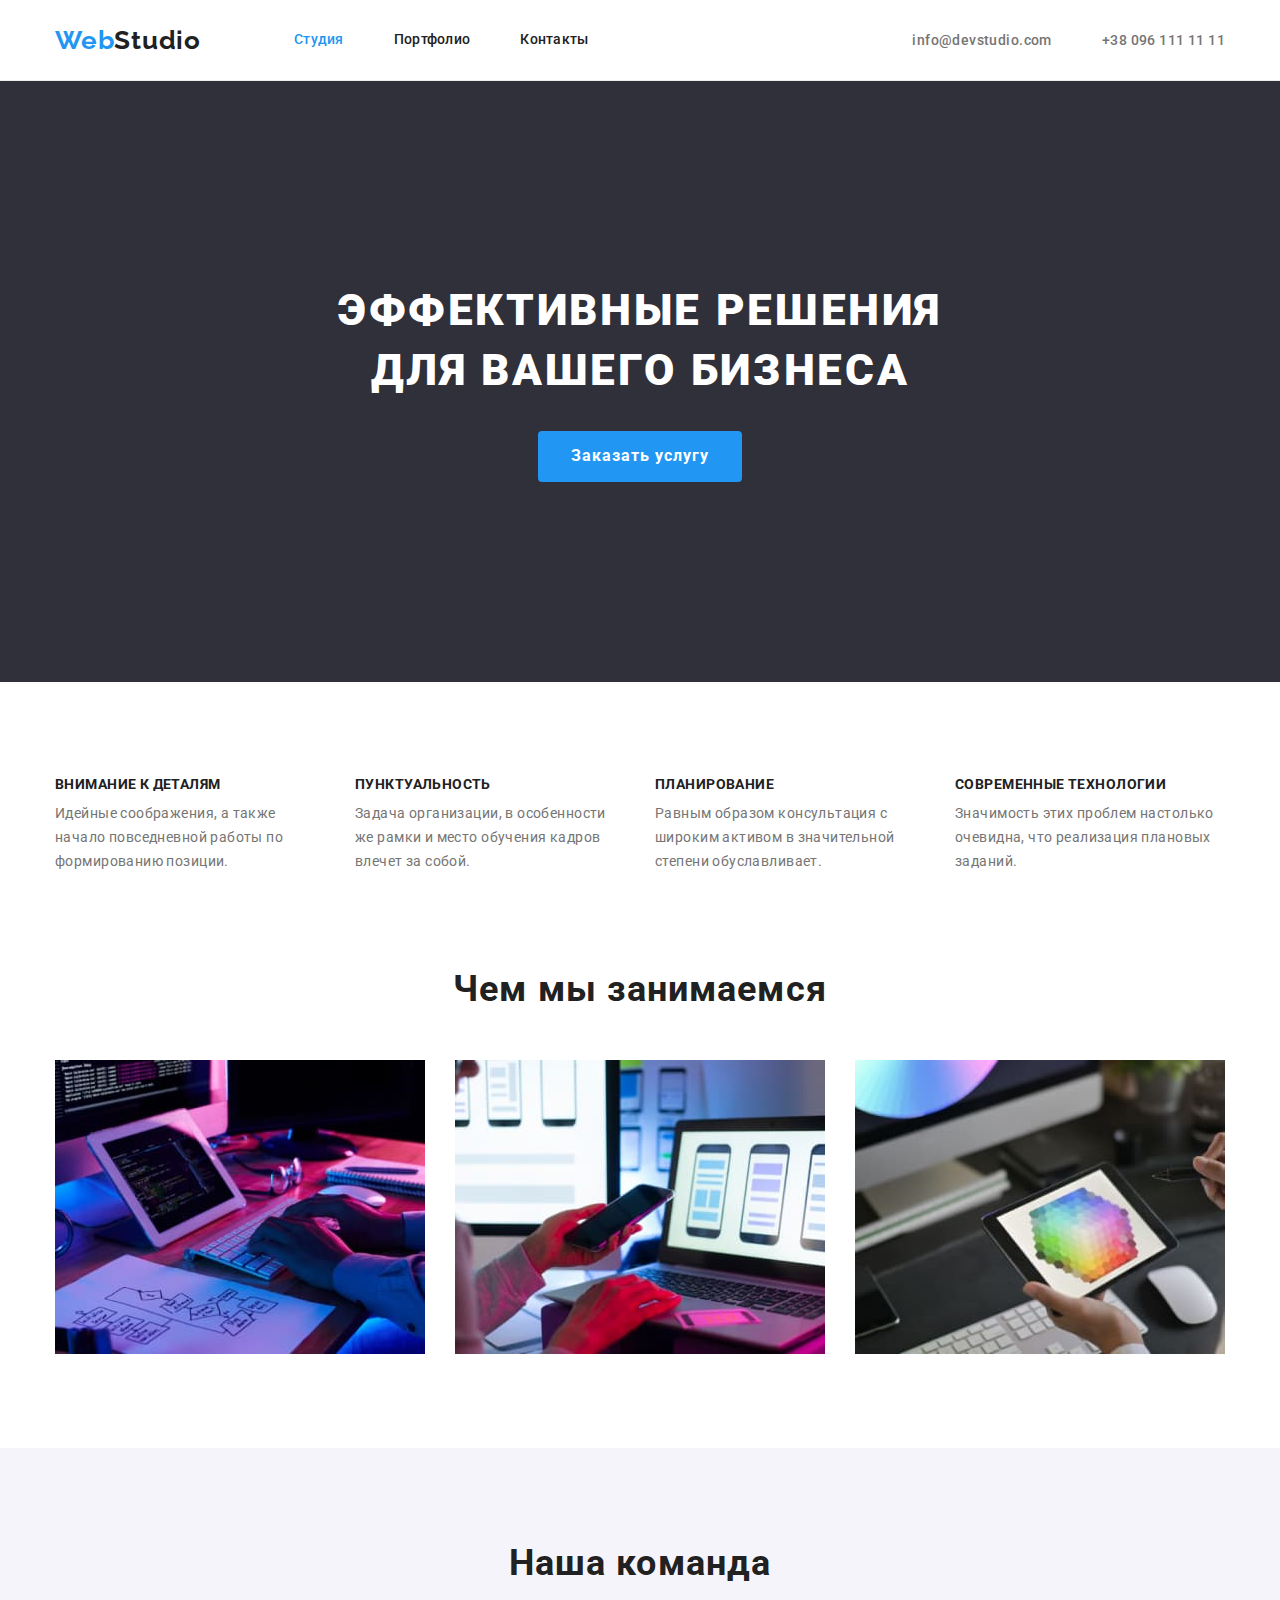
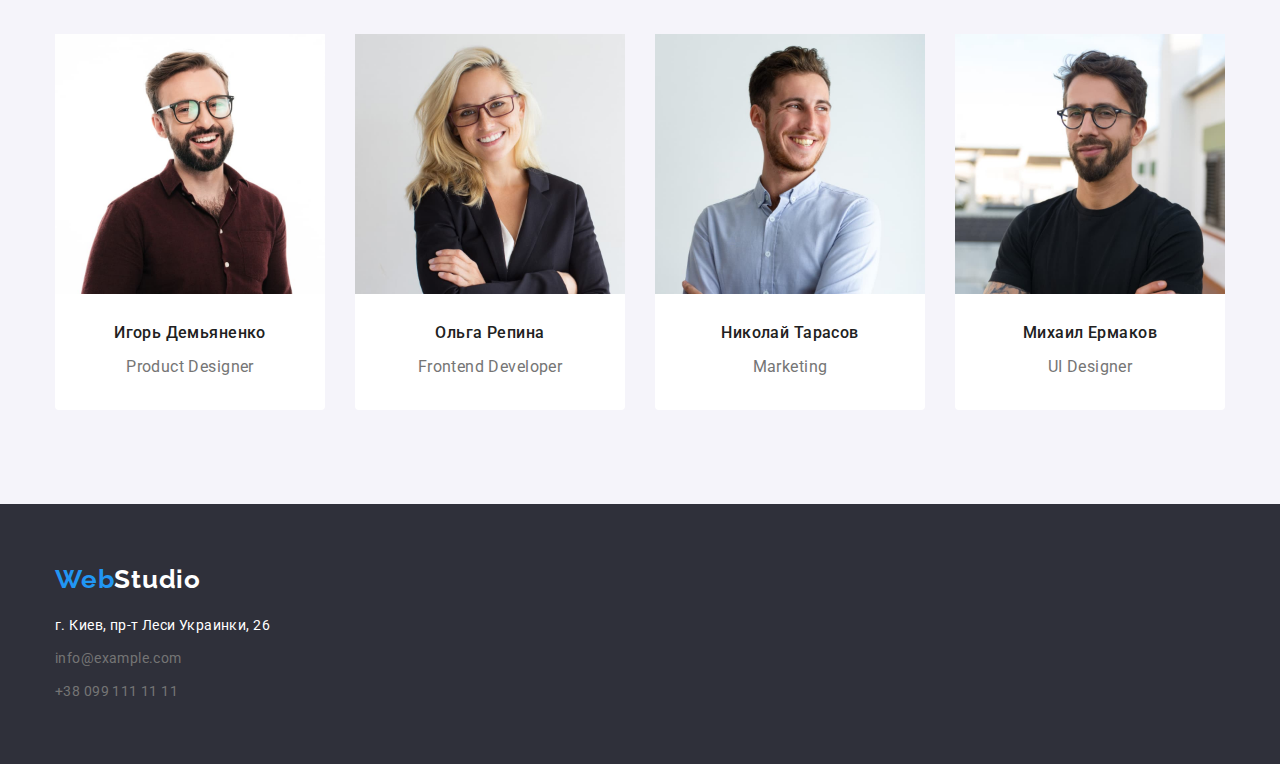
<file: index.html>
<!DOCTYPE html>
<html lang="ru">
  <head>
    <meta charset="UTF-8" />
    <meta http-equiv="X-UA-Compatible" content="IE=edge" />
    <meta name="viewport" content="width=device-width, initial-scale=1.0" />
    <!-- Google fonts -->
    <link rel="preconnect" href="https://fonts.googleapis.com" />
    <link rel="preconnect" href="https://fonts.gstatic.com" crossorigin />
    <link
      href="https://fonts.googleapis.com/css2?family=Raleway:wght@700&family=Roboto:ital,wght@0,500;0,700;0,900;1,400&display=swap"
      rel="stylesheet"
    />
    <link
      rel="stylesheet"
      href="https://cdnjs.cloudflare.com/ajax/libs/modern-normalize/1.1.0/modern-normalize.min.css"
    />
    <link rel="stylesheet" href="./css/styles.css" />
    <title>Main page</title>
  </head>
  <body>
    <!-- HEADER -->

    <header class="header">
      <div class="container container-flex">
        <nav class="navigation">
          <a class="link logo logo-main" href="./index.html"
            ><span class="logo-accent">Web</span>Studio</a
          >
          <ul class="menu ul-reset">
            <li class="list-item menu-item">
              <a href="#" class="link menu-item-link active-link">Студия</a>
            </li>
            <li class="list-item menu-item">
              <a href="./portfolio.html" class="link menu-item-link">Портфолио</a>
            </li>
            <li class="list-item menu-item">
              <a href="#" class="link menu-item-link">Контакты</a>
            </li>
          </ul>
        </nav>
        <ul class="contacts-header ul-reset">
          <li class="list-item contacts-header-item">
            <a href="#" class="link contacts-header-link">info@devstudio.com</a>
          </li>
          <li class="list-item contacts-header-item">
            <a href="#" class="link contacts-header-link">+38 096 111 11 11</a>
          </li>
        </ul>
      </div>
    </header>

    <main>
      <!-- hero -->

      <section class="hero">
        <div class="container">
          <h1 class="hero-title">Эффективные решения для вашего бизнеса</h1>
          <button type="button" class="btn hero-btn">Заказать услугу</button>
        </div>
      </section>

      <!-- our advantages -->

      <section class="section advantages">
        <div class="container">
          <h2 class="section-header visually-hidden">Наши преимущества</h2>
          <!-- hidden title for webcrawler -->
          <ul class="ul-reset">
            <li class="advantages-item list-item">
              <h3 class="advantages-header">Внимание к деталям</h3>
              <p class="advantages-text-content">
                Идейные соображения, а также начало повседневной работы по формированию позиции.
              </p>
            </li>
            <li class="advantages-item list-item">
              <h3 class="advantages-header">Пунктуальность</h3>
              <p class="advantages-text-content">
                Задача организации, в особенности же рамки и место обучения кадров влечет за собой.
              </p>
            </li>
            <li class="advantages-item list-item">
              <h3 class="advantages-header">Планирование</h3>
              <p class="advantages-text-content">
                Равным образом консультация с широким активом в значительной степени обуславливает.
              </p>
            </li>
            <li class="advantages-item list-item">
              <h3 class="advantages-header">Современные технологии</h3>
              <p class="advantages-text-content">
                Значимость этих проблем настолько очевидна, что реализация плановых заданий.
              </p>
            </li>
          </ul>
        </div>
      </section>

      <!-- tasks -->

      <section class="section">
        <div class="container">
          <h2 class="section-header tasks-header">Чем мы занимаемся</h2>
          <ul class="ul-reset tasks-list">
            <li class="list-item tasks-item">
              <img
                src="./images/developer_works.jpg"
                width="370"
                height="294"
                alt="Программист работает за своим компьютером"
              />
            </li>
            <li class="list-item tasks-item">
              <img
                src="./images/designer_develops_design_for_smartphones.jpg"
                width="370"
                height="294"
                alt="Веб-дизайнер разрабатывает дизайн приложения для смартфона"
              />
            </li>
            <li class="list-item tasks-item">
              <img
                src="./images/designer_selects_colors.jpg"
                width="370"
                height="294"
                alt="Веб-дизайнер выбирает рабочие цвета"
              />
            </li>
          </ul>
        </div>
      </section>

      <!-- our team -->

      <section class="section team">
        <div class="container">
          <h2 class="section-header">Наша команда</h2>
          <ul class="ul-reset team-container">
            <li class="list-item team-item">
              <img
                src="./images/our_team_demyanenko.jpg"
                class="team-portrait"
                width="270"
                height="260"
                alt="Игорь Демьяненко, продакт дизайнер"
              />
              <div class="team-member">
                <h3 class="team-member-name">Игорь Демьяненко</h3>
                <p class="team-member-occupation">Product Designer</p>
              </div>
            </li>
            <li class="list-item team-item">
              <img
                src="./images/our_team_repina.jpg"
                class="team-portrait"
                width="270"
                height="260"
                alt="Ольга Репина, фронт-энд разработчик"
              />
              <div class="team-member">
                <h3 class="team-member-name">Ольга Репина</h3>
                <p class="team-member-occupation">Frontend Developer</p>
              </div>
            </li>
            <li class="list-item team-item">
              <img
                src="./images/our_team_tarasov.jpg"
                class="team-portrait"
                width="270"
                height="260"
                alt="Николай Тарасов, маркетинг"
              />
              <div class="team-member">
                <h3 class="team-member-name">Николай Тарасов</h3>
                <p class="team-member-occupation">Marketing</p>
              </div>
            </li>
            <li class="list-item team-item">
              <img
                src="./images/our_team_yermakov.jpg"
                class="team-portrait"
                width="270"
                height="260"
                alt="Михаил Ермаков, UI дизайнер "
              />
              <div class="team-member">
                <h3 class="team-member-name">Михаил Ермаков</h3>
                <p class="team-member-occupation">UI Designer</p>
              </div>
            </li>
          </ul>
        </div>
      </section>
    </main>

    <!-- footer -->

    <footer class="main-footer">
      <div class="container">
        <a href="./index.html" class="link logo logo-reverse"
          ><span class="logo-accent">Web</span>Studio</a
        >
        <address class="contact-address">
          <a
            href="https://goo.gl/maps/qn2ygEqjheVna8wr9"
            class="link contact-address-item street-address"
            >г. Киев, пр-т Леси Украинки, 26
          </a>
          <a href="#" class="link contact-address-item email-footer">info@example.com </a>
          <a href="#" class="link contact-address-item phone-footer">+38 099 111 11 11</a>
        </address>
      </div>
    </footer>
  </body>
</html>
</file>
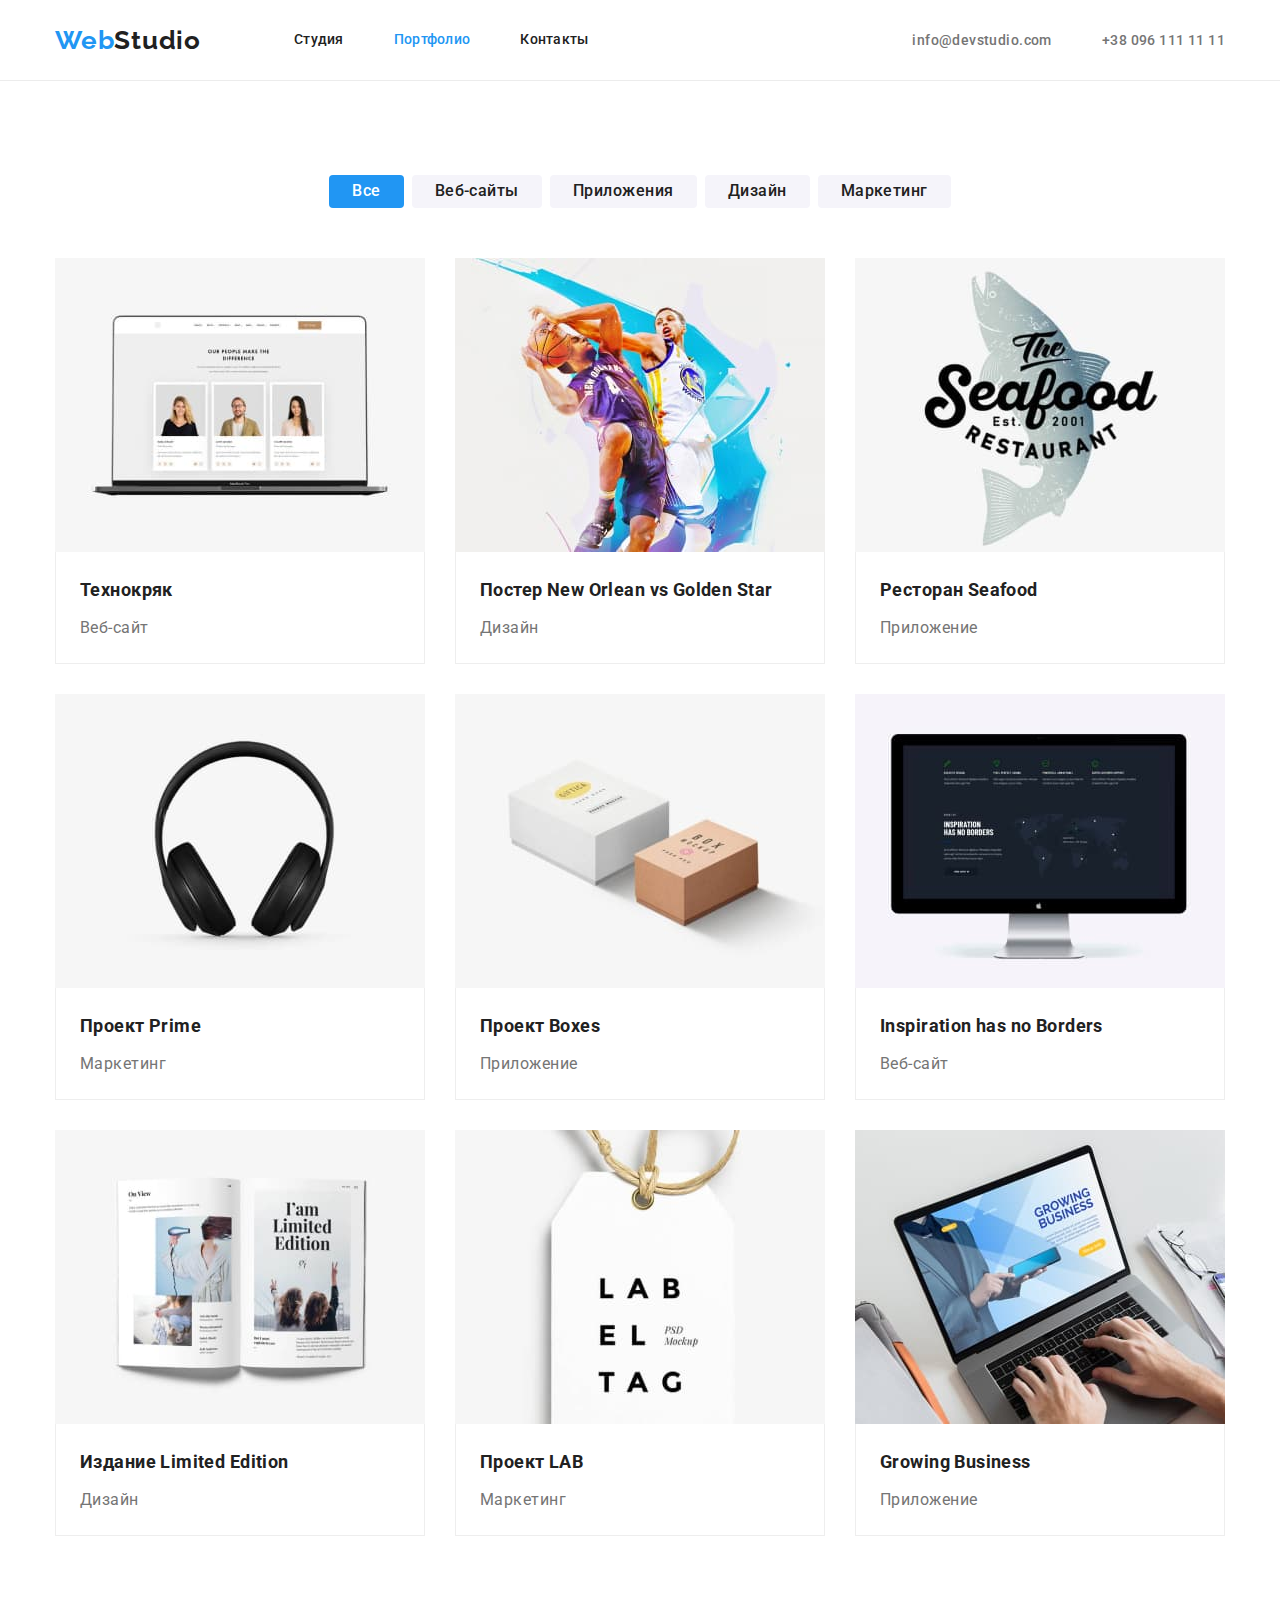
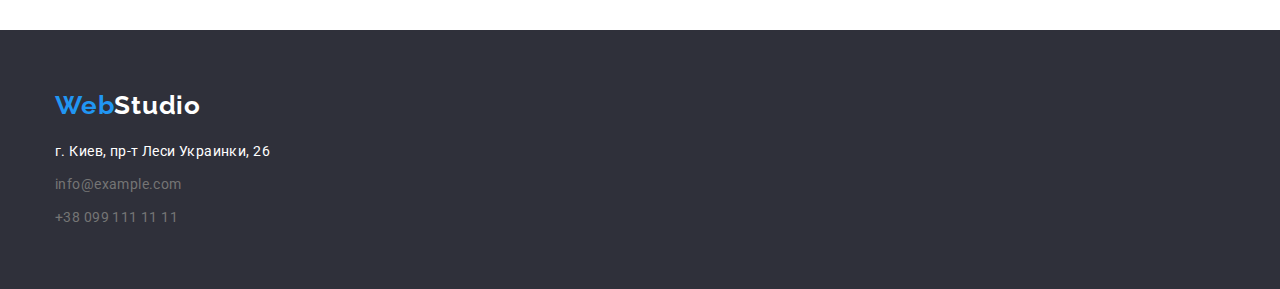
<file: portfolio.html>
<!DOCTYPE html>
<html lang="ru">
  <head>
    <meta charset="UTF-8" />
    <meta http-equiv="X-UA-Compatible" content="IE=edge" />
    <meta name="viewport" content="width=device-width, initial-scale=1.0" />
    <!-- Google fonts -->
    <link rel="preconnect" href="https://fonts.googleapis.com" />
    <link rel="preconnect" href="https://fonts.gstatic.com" crossorigin />
    <link
      href="https://fonts.googleapis.com/css2?family=Raleway:wght@700&family=Roboto:ital,wght@0,500;0,700;0,900;1,400&display=swap"
      rel="stylesheet"
    />
    <link
      rel="stylesheet"
      href="https://cdnjs.cloudflare.com/ajax/libs/modern-normalize/1.1.0/modern-normalize.min.css"
    />
    <link rel="stylesheet" href="./css/styles.css" />
    <title>Portfolio</title>
  </head>
  <body>
    <!-- HEADER -->

    <header class="header">
      <div class="container container-flex">
        <nav class="navigation">
          <a class="link logo logo-main" href="./index.html"
            ><span class="logo-accent">Web</span>Studio</a
          >
          <ul class="menu ul-reset">
            <li class="list-item menu-item">
              <a href="./index.html" class="link menu-item-link">Студия</a>
            </li>
            <li class="list-item menu-item">
              <a href="#" class="link menu-item-link active-link">Портфолио</a>
            </li>
            <li class="list-item menu-item">
              <a href="#" class="link menu-item-link">Контакты</a>
            </li>
          </ul>
        </nav>
        <ul class="contacts-header ul-reset">
          <li class="list-item contacts-header-item">
            <a href="#" class="link contacts-header-link">info@devstudio.com</a>
          </li>
          <li class="list-item contacts-header-item">
            <a href="#" class="link contacts-header-link">+38 096 111 11 11</a>
          </li>
        </ul>
      </div>
    </header>

    <!-- main -->

    <main>
      <section class="section">
        <div class="container">
          <h1 class="main-heading visually-hidden">Наши работы</h1>
          <ul class="filter ul-reset">
            <li class="list-item filter-item">
              <button type="button" class="btn btn-secondary btn-active">Все</button>
            </li>
            <li class="list-item filter-item">
              <button type="button" class="btn btn-secondary">Веб-сайты</button>
            </li>
            <li class="list-item filter-item">
              <button type="button" class="btn btn-secondary">Приложения</button>
            </li>
            <li class="list-item filter-item">
              <button type="button" class="btn btn-secondary">Дизайн</button>
            </li>
            <li class="list-item filter-item">
              <button type="button" class="btn btn-secondary">Маркетинг</button>
            </li>
          </ul>
          <ul class="portfolio ul-reset">
            <li class="list-item portfolio-item">
              <a href="" class="link">
                <img
                  src="./images/portfolio/techno.jpg"
                  class="portfolio-item-img"
                  width="370"
                  height="294"
                  alt="Ноутбук с открытым веб-сайтом"
                />
                <div class="portfolio-item-info">
                  <h2 class="portfolio-item-header">Технокряк</h2>
                  <p class="portfolio-item-category">Веб-сайт</p>
                </div>
                <!-- <p class="portfolio-item-description">
                  Технокряк это современная площадка распространения коронавируса. Компании используют
                  эту платформу для цифрового шпионажа и атак на защищённые сервера конкурентов.
                </p> -->
              </a>
            </li>
            <li class="list-item portfolio-item">
              <a href="" class="link">
                <img
                  src="./images/portfolio/new_orlean_vs_golden_star.jpg"
                  class="portfolio-item-img"
                  width="370"
                  height="294"
                  alt="Постер два человека играют в баскетбол"
                />
                <div class="portfolio-item-info">
                  <h2 class="portfolio-item-header">Постер New Orlean vs Golden Star</h2>
                  <p class="portfolio-item-category">Дизайн</p>
                </div>
                <!-- <p class="portfolio-item-description">
                  Технокряк это современная площадка распространения коронавируса. Компании используют
                  эту платформу для цифрового шпионажа и атак на защищённые сервера конкурентов.
                </p> -->
              </a>
            </li>
            <li class="list-item portfolio-item">
              <a href="" class="link">
                <img
                  src="./images/portfolio/seafood_restaurant.jpg"
                  class="portfolio-item-img"
                  width="370"
                  height="294"
                  alt="Логотип ресторана Seafood"
                />
                <div class="portfolio-item-info">
                  <h2 class="portfolio-item-header">Ресторан Seafood</h2>
                  <p class="portfolio-item-category">Приложение</p>
                </div>
                <!-- <p class="portfolio-item-description">
                  Технокряк это современная площадка распространения коронавируса. Компании используют
                  эту платформу для цифрового шпионажа и атак на защищённые сервера конкурентов.
                </p> -->
              </a>
            </li>
            <li class="list-item portfolio-item">
              <a href="" class="link">
                <img
                  src="./images/portfolio/project_prime.jpg"
                  class="portfolio-item-img"
                  width="370"
                  height="294"
                  alt="Чёрные наушники"
                />
                <div class="portfolio-item-info">
                  <h2 class="portfolio-item-header">Проект Prime</h2>
                  <p class="portfolio-item-category">Маркетинг</p>
                </div>
                <!-- <p class="portfolio-item-description">
                  Технокряк это современная площадка распространения коронавируса. Компании используют
                  эту платформу для цифрового шпионажа и атак на защищённые сервера конкурентов.
                </p> -->
              </a>
            </li>
            <li class="list-item portfolio-item">
              <a href="" class="link">
                <img
                  src="./images/portfolio/project_boxes.jpg"
                  class="portfolio-item-img"
                  width="370"
                  height="294"
                  alt="Две коробки, белая и коричневая"
                />
                <div class="portfolio-item-info">
                  <h2 class="portfolio-item-header">Проект Boxes</h2>
                  <p class="portfolio-item-category">Приложение</p>
                </div>
                <!-- <p class="portfolio-item-description">
                  Технокряк это современная площадка распространения коронавируса. Компании используют
                  эту платформу для цифрового шпионажа и атак на защищённые сервера конкурентов.
                </p> -->
              </a>
            </li>
            <li class="list-item portfolio-item">
              <a href="" class="link">
                <img
                  src="./images/portfolio/inspiration_has_no_borders.jpg"
                  class="portfolio-item-img"
                  width="370"
                  height="294"
                  alt="Монитор компьютера с открытым сайтом"
                />
                <div class="portfolio-item-info">
                  <h2 class="portfolio-item-header">Inspiration has no Borders</h2>
                  <p class="portfolio-item-category">Веб-сайт</p>
                </div>
                <!-- <p class="portfolio-item-description">
                  Технокряк это современная площадка распространения коронавируса. Компании используют
                  эту платформу для цифрового шпионажа и атак на защищённые сервера конкурентов.
                </p> -->
              </a>
            </li>
            <li class="list-item portfolio-item">
              <a href="" class="link">
                <img
                  src="./images/portfolio/limited_edition.jpg"
                  class="portfolio-item-img"
                  width="370"
                  height="294"
                  alt="Открытый журнал"
                />
                <div class="portfolio-item-info">
                  <h2 class="portfolio-item-header">Издание Limited Edition</h2>
                  <p class="portfolio-item-category">Дизайн</p>
                </div>
                <!-- <p class="portfolio-item-description">
                  Технокряк это современная площадка распространения коронавируса. Компании используют
                  эту платформу для цифрового шпионажа и атак на защищённые сервера конкурентов.
                </p> -->
              </a>
            </li>
            <li class="list-item portfolio-item">
              <a href="" class="link">
                <img
                  src="./images/portfolio/project_lab.jpg"
                  class="portfolio-item-img"
                  width="370"
                  height="294"
                  alt="Белый лейбл с чёрной надписью"
                />
                <div class="portfolio-item-info">
                  <h2 class="portfolio-item-header">Проект LAB</h2>
                  <p class="portfolio-item-category">Маркетинг</p>
                </div>
                <!-- <p class="portfolio-item-description">
                  Технокряк это современная площадка распространения коронавируса. Компании используют
                  эту платформу для цифрового шпионажа и атак на защищённые сервера конкурентов.
                </p> -->
              </a>
            </li>
            <li class="list-item portfolio-item">
              <a href="" class="link">
                <img
                  src="./images/portfolio/growing_business.jpg"
                  class="portfolio-item-img"
                  width="370"
                  height="294"
                  alt="Работа за ноутбуком"
                />
                <div class="portfolio-item-info">
                  <h2 class="portfolio-item-header">Growing Business</h2>
                  <p class="portfolio-item-category">Приложение</p>
                </div>
                <!-- <p class="portfolio-item-description">
                  Технокряк это современная площадка распространения коронавируса. Компании используют
                  эту платформу для цифрового шпионажа и атак на защищённые сервера конкурентов.
                </p> -->
              </a>
            </li>
          </ul>
        </div>
      </section>
    </main>

    <footer class="main-footer">
      <div class="container">
        <a href="./index.html" class="link logo logo-reverse"
          ><span class="logo-accent">Web</span>Studio</a
        >
        <address class="contact-address">
          <a
            href="https://goo.gl/maps/qn2ygEqjheVna8wr9"
            class="link contact-address-item street-address"
            >г. Киев, пр-т Леси Украинки, 26
          </a>
          <a href="#" class="link contact-address-item email-footer">info@example.com </a>
          <a href="#" class="link contact-address-item phone-footer">+38 099 111 11 11</a>
        </address>
      </div>
    </footer>
  </body>
</html>
</file>
<file: css/styles.css>
:root{
    --primary-text-color: #757575;
    --secondary-text-color: #212121;
    --accent-color: #2196F3;
    --accent-color-hover: #188CE8;
    --white-color: #ffffff;
    --white-semitransparent: rgba(255, 255, 255, 0,6);
    --background-color-primary: #ffffff;
    --background-color-secondary: #F5F4FA;
    --background-tertiary: #2F303A;
    --header-border-bottom-color: #ECECEC;
    --card-border-color: #EEEEEE;
    --font-raleway: 'Raleway', sans-serif;
    --font-roboto: 'Roboto', sans-serif;
}

/* styles for the main page */

body{
    background-color: var(--background-color-primary);
    color: var(--primary-text-color);
    font-family: var(--font-roboto);
    font-size:14px;
    line-height: 1.7;
    letter-spacing: 0.03em;
}
.header{
    border-bottom: 1px solid var(--header-border-bottom-color);
}
.container{
    width:1200px;
    margin: 0 auto;
    padding: 0 15px;
}
.container-flex{
    display: flex;
}
.navigation{
    display: flex;
    align-items: center;
}
.ul-reset{
    display: flex;
    margin: 0;
    padding: 0;
}
.list-item {
    list-style: none;
}
img{
    display: block;
}
h1, h2, h3, p{
    margin:0;
}
.link{
    text-decoration:none;
}
.visually-hidden {
    position: absolute;
    width: 1px;
    height: 1px;
    margin: -1px;
    border: 0;
    padding: 0;
  
    white-space: nowrap;
    clip-path: inset(100%);
    clip: rect(0 0 0 0);
    overflow: hidden;
}
.link:hover,
.link:focus{
    color: var(--accent-color);
}

.logo{
    margin-right:93px;

    font-family: var(--font-raleway);
    font-size:26px;
    font-weight: 700;
    line-height: 1.17;
    letter-spacing: 0.03em;
}
.logo-main{
    color: var(--secondary-text-color);
}
.logo-main:hover,
.logo-main:focus{
    color: initial;
}
.logo-accent{
    color: var(--accent-color);
}
.menu-item:first-child,
.menu-item:nth-child(2){
    margin-right:50px;
}
.menu-item-link {
    display: block;
    color: var(--secondary-text-color);
    font-size:14px;
    font-weight: 500;
    line-height: 1.14;
    letter-spacing: 0.02em;
    padding: 32px 0;
}
.contacts-header{
    margin-left:auto;
}
.contacts-header-link{
    display: block;
    color: var(--primary-text-color);
    font-weight: 500;
    line-height: 1.17;
    padding: 32px 0;
}
.contacts-header-item:first-child{
    margin-right:50px;
}

/* =========================== HERO =========================== */

.hero,
footer {
    padding: 200px 0;
    background-color: var(--background-tertiary);
}

.hero-title{
    margin: 0 auto 30px;
    max-width:696px;

    color:var(--white-color);
    font-size:44px;
    font-weight: 900;
    line-height: 1.36;
    text-align: center;
    text-transform: uppercase;
    letter-spacing: 0.06em;
}

.section-header{
    margin-bottom: 50px;

    color: var(--secondary-text-color);
    font-size: 36px;
    font-weight:700;
    letter-spacing: 0.03em;
    line-height:1.17;
    text-align: center;
}
.btn{
    border: 1px transparent solid;
    border-radius: 4px;
    padding: 6px 22px;

    font-family: var(--font-roboto);
    font-weight: 500;
    font-size:16px;
    line-height:1.16;
    text-align: center;
    letter-spacing:0.03em;
}
.btn:hover{
    cursor:pointer;
}
.btn:hover,
.btn:focus{
    background-color: var(--accent-color-hover);
    color: var(--white-color);
}
.hero-btn{
    display: block;
    margin: 0 auto;
    padding: 10px 32px;
    background-color: var(--accent-color);
    color: var(--white-color);
    font-family: var(--font-roboto);
    font-weight: 700;
    line-height:1.8;
    letter-spacing: 0.06em;
}

/* =========================== ADVANTAGES =========================== */

.section{
    padding: 94px 0;
}
.advantages{
    padding-bottom:0;
}
.advantages-header{
    margin-bottom: 10px;

    color: var(--secondary-text-color);
    font-weight:700;
    text-align: left;
    text-transform: uppercase;
    letter-spacing: 0.03em;
    line-height:1.17;
    font-size: 14px;
}
.advantages-item{
    width: 270px;
}
.advantages-item:not(:last-child){
    margin-right: 30px;
}
/* =========================== TASKS =========================== */
.tasks-item{
    width: 370px;
}
.tasks-item:not(:last-child){
    margin-right: 30px
}
/* =========================== OUR TEAM =========================== */
.team{
    background-color: var(--background-color-secondary);
}
.team-item{
    width: 270px;
    background-color: var(--background-color-primary);
    border-radius: 0px 0px 4px 4px;
}
.team-item:not(:last-child){
    margin-right:30px;
}

.team-member{
    padding: 30px 0;
    text-align: center;
}

.team-member-name{
    margin-bottom: 10px;

    font-weight: 500;
    font-size: 16px;
    line-height: 1.17em;
    color: var(--secondary-text-color);
}
.team-member-occupation{
    margin:0;
    font-size:16px;
}

/* =========================== MAIN FOOTER =========================== */

.main-footer{
    padding: 60px 0;
}
.logo-reverse{
    display: block;
    margin: 0 0 20px 0;
    color: var(--white-color);
}
.logo-reverse:hover,
.logo-reverse:focus{
    color: var(--white-color);
}
.contact-address{
    font-style: normal;
}
.contact-address-item{
    display: block;
}
.contact-address-item:not(:last-child){
    margin-bottom: 9px;
}
.street-address{ 
    color: var(--white-color);
}
.email-footer,
.phone-footer{
    color: var(--white-semitransparent);
}
.email-footer{
    margin-bottom: 9px;
}
/* =========================== PORTFOLIO =========================== */

.portfolio-item-header{
    color: var(--secondary-text-color);
    font-size:18px;
    line-height:2;
    text-align: left;
}
.main-heading{
    text-align: center;
}
.filter{
    justify-content:center;
    margin-bottom:50px;
}
.filter-item:not(:last-child){
    margin-right:8px;
}
.portfolio{
    flex-wrap:wrap;
}
.portfolio-item{
    width: 370px;
}
.portfolio-item:not(:nth-child(-n + 3)){
    margin-top: 30px;
}
.portfolio-item:not(:nth-child(3n + 3)){
    margin-right: 30px;
}
.portfolio-item-img{
    display: block;
}
.portfolio-item-info{
    padding: 20px 24px;
    border-right: 1px solid var(--card-border-color);
    border-bottom: 1px solid var(--card-border-color);
    border-left: 1px solid var(--card-border-color);
}
.portfolio-item-header{
    margin:0 0 5px 0;
}
.portfolio-item-category{
    margin:0;
    color: var(--primary-text-color);
    font-size:16px;
    letter-spacing: 0.03em;
    line-height: 1.87em;
}
/* .portfolio-item-description{
    color: var(--white-color);
    background-color: var(--accent-color);
} */
.btn-secondary{
    background-color:var(--background-color-secondary);
    color: var(--secondary-text-color);
}
.btn-active{
    background-color: var(--accent-color);
    color: var(--white-color);
}
.active-link{
    color: var(--accent-color);
}
</file>
